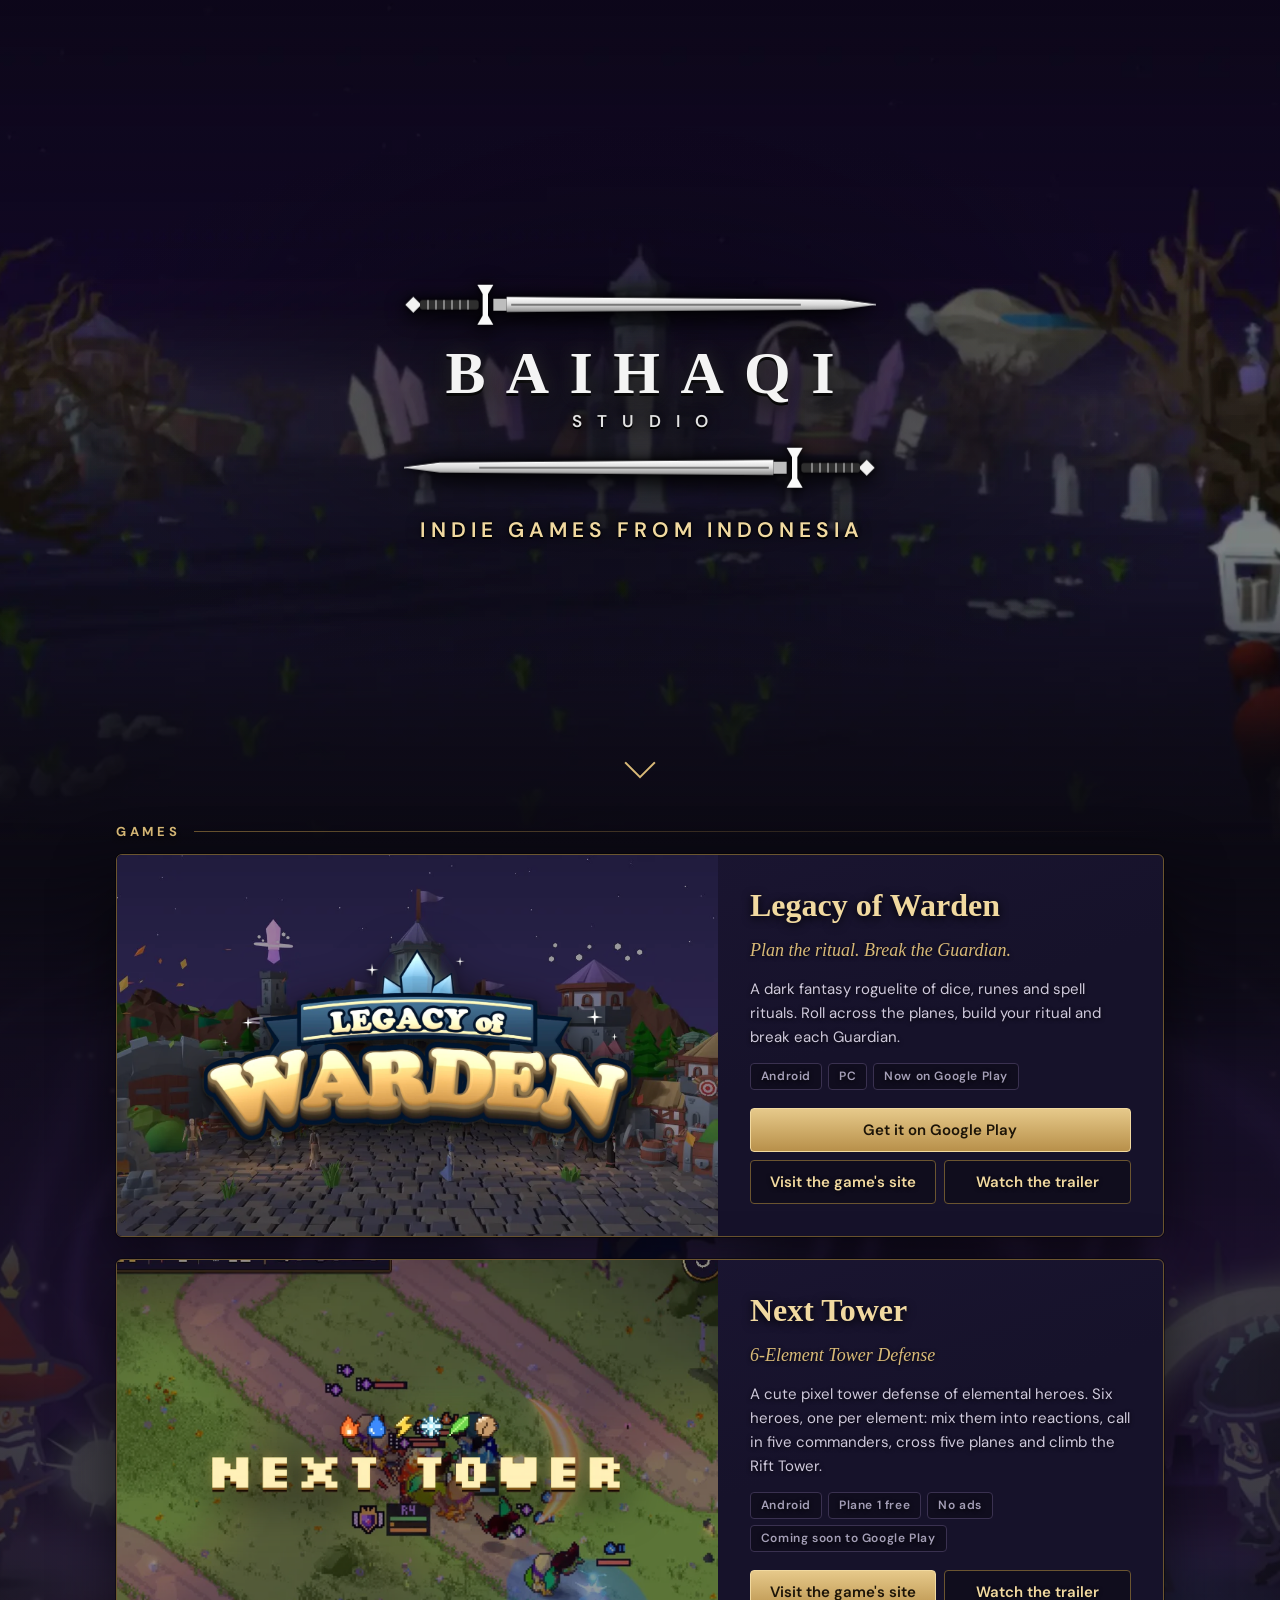
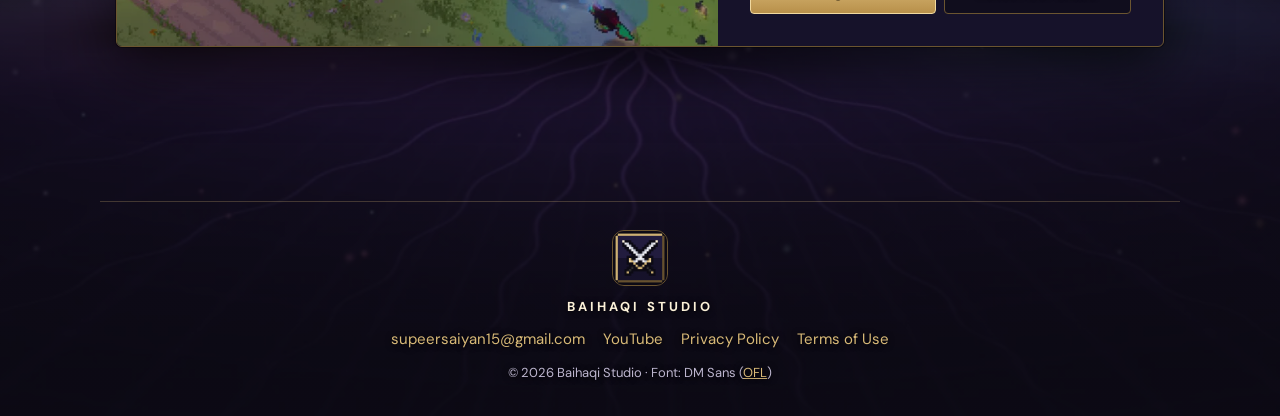
<file: index.html>
<!doctype html>
<html lang="en">
<head>
<meta charset="utf-8">
<meta name="viewport" content="width=device-width, initial-scale=1, viewport-fit=cover">
<title>Baihaqi Studio</title>
<meta name="description" content="Baihaqi Studio is a solo indie game studio from Indonesia, the maker of Legacy of Warden, a dark fantasy roguelite of dice, runes and spell rituals for Android and PC, and Next Tower, a cute pixel tower defense of elemental heroes.">
<link rel="canonical" href="https://fighterloo.github.io/">
<meta name="theme-color" content="#0c0a14">
<meta property="og:site_name" content="Baihaqi Studio">
<meta property="og:title" content="Baihaqi Studio">
<meta property="og:description" content="A solo indie game studio from Indonesia, the maker of Legacy of Warden and Next Tower.">
<meta property="og:image" content="https://fighterloo.github.io/img/share.jpg">
<meta property="og:image:width" content="1200">
<meta property="og:image:height" content="630">
<meta property="og:url" content="https://fighterloo.github.io/">
<meta property="og:type" content="website">
<meta name="twitter:card" content="summary_large_image">
<meta name="twitter:title" content="Baihaqi Studio">
<meta name="twitter:image" content="https://fighterloo.github.io/img/share.jpg">
<link rel="icon" href="/favicon.ico?v=2" sizes="any">
<link rel="icon" href="/favicon-48x48.png?v=2" type="image/png" sizes="48x48">
<link rel="icon" href="/favicon-96x96.png?v=2" type="image/png" sizes="96x96">
<link rel="icon" href="/favicon-192x192.png?v=2" type="image/png" sizes="192x192">
<link rel="apple-touch-icon" href="/apple-touch-icon.png?v=2">
<link rel="manifest" href="/site.webmanifest?v=2">
<link rel="preload" href="fonts/dmsans.woff2" as="font" type="font/woff2" crossorigin>
<link rel="stylesheet" href="css/site.css?v=202611054">
<script type="application/ld+json">
{
 "@context": "https://schema.org",
 "@graph": [
  {
   "@type": "WebSite",
   "@id": "https://fighterloo.github.io/#website",
   "name": "Baihaqi Studio",
   "url": "https://fighterloo.github.io/",
   "publisher": {"@id": "https://fighterloo.github.io/#org"}
  },
  {
   "@type": "Organization",
   "@id": "https://fighterloo.github.io/#org",
   "name": "Baihaqi Studio",
   "url": "https://fighterloo.github.io/",
   "logo": "https://fighterloo.github.io/img/logo.png",
   "email": "supeersaiyan15@gmail.com",
   "description": "A solo indie game studio from Indonesia.",
   "location": {"@type": "Place", "address": {"@type": "PostalAddress", "addressCountry": "ID"}},
   "sameAs": ["https://www.youtube.com/@baihaqimahbub15"]
  },
  {
   "@type": "VideoGame",
   "name": "Legacy of Warden",
   "url": "https://fighterloo.github.io/legacy-of-warden-site/",
   "image": "https://fighterloo.github.io/legacy-of-warden-site/img/art/share.jpg",
   "description": "Plan the ritual, break the Guardian. A dark fantasy roguelite of spells, runes and dice for Android and PC.",
   "gamePlatform": ["Android", "PC"],
   "author": {"@id": "https://fighterloo.github.io/#org"},
   "publisher": {"@id": "https://fighterloo.github.io/#org"}
  },
  {
   "@type": "VideoGame",
   "name": "Next Tower",
   "url": "https://fighterloo.github.io/next-tower-site/",
   "image": "https://fighterloo.github.io/next-tower-site/img/share.jpg",
   "description": "A cute pixel-art tower defense: six heroes, one per element, 15 reactions, five commanders, five planes, the Rift Tower, puzzles, minigames and a town to build. Plane 1 free.",
   "gamePlatform": ["Android"],
   "author": {"@id": "https://fighterloo.github.io/#org"},
   "publisher": {"@id": "https://fighterloo.github.io/#org"}
  }
 ]
}
</script>
</head>
<body>

<header class="hero lay-a">
  <div class="hero-art slides" aria-hidden="true"><i style="--i:0;background-image:url(img/head-warden-1.webp)"></i><i style="--i:1;background-image:url(img/head-tower-1.webp)"></i><i style="--i:2;background-image:url(img/head-warden-2.webp)"></i><i style="--i:3;background-image:url(img/head-tower-2.webp)"></i></div>
  <div class="hero-text">
    <svg class="sword" viewBox="0 0 360 36" aria-hidden="true"><defs>
      <linearGradient id="sw1-steel" x1="0" y1="0" x2="0" y2="1"><stop offset="0" stop-color="#ffffff"/><stop offset=".5" stop-color="#d9d9d9"/><stop offset="1" stop-color="#8c8c8c"/></linearGradient>
      <linearGradient id="sw1-shine" x1="0" y1="0" x2="1" y2="0"><stop offset="0" stop-color="#fff" stop-opacity="0"/><stop offset=".5" stop-color="#fff" stop-opacity=".95"/><stop offset="1" stop-color="#fff" stop-opacity="0"/></linearGradient>
      <clipPath id="sw1-blade"><path d="M80 12.5 330 14.5 357 18 330 21.5 80 23.5Z"/></clipPath></defs>
      <g>
      <path d="M4 18 10 12 16 18 10 24Z" fill="#f2f2f2"/><rect x="15" y="14.5" width="44" height="7" rx="2" fill="#2e2e2e"/>
      <path d="M21 14.5v7M27 14.5v7M33 14.5v7M39 14.5v7M45 14.5v7M51 14.5v7" stroke="#8a8a8a" stroke-width="1.4"/>
      <path d="M58 3h12l-4 7v16l4 7H58l4-7V10Z" fill="#fafafa"/><rect x="70" y="13.5" width="10" height="9" fill="#bdbdbd"/>
      <path d="M80 12.5 330 14.5 357 18 330 21.5 80 23.5Z" fill="url(#sw1-steel)"/>
      <path d="M84 18H300" stroke="#7a7a7a" stroke-width="1.6" stroke-linecap="round"/><path d="M80 12.5 330 14.5 357 18" fill="none" stroke="#fff" stroke-width=".8"/>
      <g clip-path="url(#sw1-blade)"><rect class="glint" x="20" y="0" width="60" height="36" fill="url(#sw1-shine)"/></g></g></svg>
    <h1><span class="mark-name">Baihaqi</span> <span class="mark-sub">Studio</span></h1>
    <svg class="sword sword-r" viewBox="0 0 360 36" aria-hidden="true"><defs>
      <linearGradient id="sw2-steel" x1="0" y1="0" x2="0" y2="1"><stop offset="0" stop-color="#ffffff"/><stop offset=".5" stop-color="#d9d9d9"/><stop offset="1" stop-color="#8c8c8c"/></linearGradient>
      <linearGradient id="sw2-shine" x1="0" y1="0" x2="1" y2="0"><stop offset="0" stop-color="#fff" stop-opacity="0"/><stop offset=".5" stop-color="#fff" stop-opacity=".95"/><stop offset="1" stop-color="#fff" stop-opacity="0"/></linearGradient>
      <clipPath id="sw2-blade"><path d="M80 12.5 330 14.5 357 18 330 21.5 80 23.5Z"/></clipPath></defs>
      <g transform="matrix(-1 0 0 1 360 0)">
      <path d="M4 18 10 12 16 18 10 24Z" fill="#f2f2f2"/><rect x="15" y="14.5" width="44" height="7" rx="2" fill="#2e2e2e"/>
      <path d="M21 14.5v7M27 14.5v7M33 14.5v7M39 14.5v7M45 14.5v7M51 14.5v7" stroke="#8a8a8a" stroke-width="1.4"/>
      <path d="M58 3h12l-4 7v16l4 7H58l4-7V10Z" fill="#fafafa"/><rect x="70" y="13.5" width="10" height="9" fill="#bdbdbd"/>
      <path d="M80 12.5 330 14.5 357 18 330 21.5 80 23.5Z" fill="url(#sw2-steel)"/>
      <path d="M84 18H300" stroke="#7a7a7a" stroke-width="1.6" stroke-linecap="round"/><path d="M80 12.5 330 14.5 357 18" fill="none" stroke="#fff" stroke-width=".8"/>
      <g clip-path="url(#sw2-blade)"><rect class="glint" x="20" y="0" width="60" height="36" fill="url(#sw2-shine)"/></g></g></svg>
    <p>Indie games from Indonesia</p>
  </div>
  <a class="hero-down" href="#games" aria-label="Down to the games"></a>
</header>

<div class="lower">
<main>
  <section class="games-sec" id="games" aria-labelledby="games-title">
    <h2 class="label" id="games-title">Games</h2>
    <ul class="games">
      <li class="game">
        <a class="game-art" href="https://fighterloo.github.io/legacy-of-warden-site/" tabindex="-1" aria-hidden="true">
          <video class="game-bg" src="media/moonhaven-loop.mp4" poster="img/moonhaven.webp" muted loop playsinline preload="metadata" aria-hidden="true" data-loop></video>
          <img class="game-logo" src="img/game-logo.webp" alt="" width="1200" height="587" loading="lazy">
        </a>
        <div class="game-body">
          <h3><a href="https://fighterloo.github.io/legacy-of-warden-site/">Legacy of Warden</a></h3>
          <p class="game-tag">Plan the ritual. Break the Guardian.</p>
          <p>A dark fantasy roguelite of dice, runes and spell rituals. Roll across the planes, build your ritual and break each Guardian.</p>
          <ul class="facts"><li>Android</li><li>PC</li><li>Now on Google Play</li></ul>
          <div class="game-cta">
            <a class="btn btn-gold" href="https://play.google.com/store/apps/details?id=com.legacyofwarden.game" rel="noopener">Get it on Google Play</a>
            <a class="btn" href="https://fighterloo.github.io/legacy-of-warden-site/">Visit the game's site</a>
            <a class="btn" href="https://www.youtube.com/watch?v=ZIGFAp2W-pY" target="_blank" rel="noopener">Watch the trailer</a>
          </div>
        </div>
      </li>
      <li class="game">
        <a class="game-art" href="https://fighterloo.github.io/next-tower-site/" tabindex="-1" aria-hidden="true">
          <video class="game-bg" src="media/nexttower-loop.mp4" poster="img/nexttower-poster.webp" muted loop playsinline preload="metadata" aria-hidden="true" data-loop></video>
          <img class="game-logo" src="img/nt-logo.webp?v=2" alt="" width="1200" height="246" loading="lazy">
        </a>
        <div class="game-body">
          <h3><a href="https://fighterloo.github.io/next-tower-site/">Next Tower</a></h3>
          <p class="game-tag">6-Element Tower Defense</p>
          <p>A cute pixel tower defense of elemental heroes. Six heroes, one per element: mix them into reactions, call in five commanders, cross five planes and climb the Rift Tower.</p>
          <ul class="facts"><li>Android</li><li>Plane 1 free</li><li>No ads</li><li>Coming soon to Google Play</li></ul>
          <div class="game-cta">
            <a class="btn btn-gold" href="https://fighterloo.github.io/next-tower-site/">Visit the game's site</a>
            <a class="btn" href="https://www.youtube.com/watch?v=kN2SQPyae_0" target="_blank" rel="noopener">Watch the trailer</a>
          </div>
        </div>
      </li>
    </ul>
  </section>
</main>

<footer class="foot">
  <img src="img/logo.png" alt="" width="56" height="56" loading="lazy">
  <p class="foot-name">Baihaqi Studio</p>
  <p class="foot-links">
    <a href="mailto:supeersaiyan15@gmail.com">supeersaiyan15@gmail.com</a>
    <a href="https://www.youtube.com/@baihaqimahbub15" target="_blank" rel="noopener me">YouTube</a>
    <a href="https://fighterloo.github.io/legacy-of-warden-site/privacy.html">Privacy Policy</a>
    <a href="https://fighterloo.github.io/legacy-of-warden-site/terms.html">Terms of Use</a>
  </p>
  <p class="fine">© 2026 Baihaqi Studio · Font: DM Sans (<a href="fonts/dmsans-OFL.txt">OFL</a>)</p>
</footer>
</div>

<script>
/* Card videos: each plays only while its card is on screen, and both rest while the page scrolls (two videos decoding
   during a scroll made it stutter, 14 Nov 2026); they carry on 200 ms after the scroll stops. */
(function () {
  var vids = [].slice.call(document.querySelectorAll('video[data-loop]'));
  if (!vids.length || !('IntersectionObserver' in window)) { vids.forEach(function (v) { v.play().catch(function () {}); }); return; }
  if (window.matchMedia && matchMedia('(prefers-reduced-motion: reduce)').matches) return;
  var seen = new Map(), scrolling = false, idle = null;
  function sync() {
    vids.forEach(function (v) {
      if (seen.get(v) && !scrolling && !document.hidden) { if (v.paused) v.play().catch(function () {}); }
      else if (!v.paused) v.pause();
    });
  }
  var io = new IntersectionObserver(function (es) { es.forEach(function (e) { seen.set(e.target, e.intersectionRatio >= 0.35); }); sync(); }, { threshold: [0, 0.35, 0.7] });
  vids.forEach(function (v) { seen.set(v, false); io.observe(v); });
  addEventListener('scroll', function () {
    if (!scrolling) { scrolling = true; sync(); }
    clearTimeout(idle);
    idle = setTimeout(function () { scrolling = false; sync(); }, 200);
  }, { passive: true });
  document.addEventListener('visibilitychange', sync);
})();
</script>
</body>
</html>
</file>
<file: css/site.css>
/* Baihaqi Studio: the game site's navy and gold, with the violet of the YouTube banner */
@font-face{font-family:'DM Sans';src:url(../fonts/dmsans.woff2) format('woff2');font-weight:100 900;font-display:swap}
:root{
  --bg:#0c0a14;--panel:#16122a;--line:#3a3150;--line-gold:#6b5530;
  --ink:#e9e7ef;--mute:#a59fb8;--gold:#d9ba78;--gold-hi:#f1d9a0;--cream:#fbf1d8;
  --serif:Georgia,'Times New Roman',serif;--sans:'DM Sans',system-ui,sans-serif;
  --gut:16px;--max:1080px;--r:6px;
}
*{box-sizing:border-box}
html{-webkit-text-size-adjust:100%;overflow-x:clip}
body{margin:0;background:var(--bg);color:var(--ink);font:400 16px/1.6 var(--sans);overflow-x:clip}
img{max-width:100%;display:block}
a{color:var(--gold)}
h1,h2,h3,p{margin:0}
:focus-visible{outline:2px solid var(--gold);outline-offset:2px}

/* Hero: Moonhaven at night (the game site's loop, leaves drifting) under the game's studio splash (transitions.js boot,
   boot.css): a sword slides in from the left above BAIHAQI, one from the right below it, then a glint runs down both blades */
.hero{position:relative;height:clamp(420px,50vw,640px);overflow:hidden;isolation:isolate;background:#0c0a14 url(../img/head-warden-1.webp) 50% 50%/cover}
.hero-art{position:absolute;inset:0;width:100%;height:100%;object-fit:cover;object-position:50% 40%;z-index:-2}
.hero::after{content:"";position:absolute;inset:0;z-index:-1;background:radial-gradient(ellipse 58% 40% at 50% 27%,rgba(8,7,14,.62),transparent 78%),linear-gradient(180deg,rgba(12,10,20,.55) 0%,rgba(12,10,20,.15) 45%,rgba(12,10,20,0) 54%,rgba(12,10,20,.7) 72%,var(--bg) 88%)}
.hero-text{position:absolute;left:0;right:0;top:clamp(28px,5vw,72px);padding:0 var(--gut);display:flex;flex-direction:column;align-items:center;text-align:center}
.sword{display:block;width:min(84vw,480px);height:auto;opacity:0;transform:translateX(-62vw);animation:slide 1.9s .2s cubic-bezier(.16,.84,.24,1) forwards;filter:drop-shadow(0 4px 10px rgba(0,0,0,.75))}
.sword-r{transform:translateX(62vw);animation-delay:.45s}
.hero h1+.sword{margin-top:clamp(8px,1.4vw,14px)}
.hero-text>.sword:first-child{margin-bottom:clamp(8px,1.4vw,14px)}
.glint{animation:glint 1.6s 2.3s ease-in-out forwards}
.hero h1{display:flex;flex-direction:column;align-items:center;gap:clamp(6px,1vw,10px)}
.mark-name{font:700 clamp(30px,5.6vw,60px)/1 var(--serif);letter-spacing:.34em;padding-left:.34em;text-transform:uppercase;color:#f4f4f4;white-space:nowrap;text-shadow:0 0 18px rgba(255,255,255,.18),0 2px 12px rgba(0,0,0,.95),0 0 2px #000;opacity:0;transform:translateY(8px);animation:rise 1.1s 1.3s ease-out forwards}
.mark-sub{font:600 clamp(11px,1.4vw,15px)/1 var(--sans);letter-spacing:.9em;padding-left:.9em;text-transform:uppercase;color:#bdbdbd;text-shadow:0 1px 8px #000;opacity:0;animation:fade 1s 1.8s forwards}
.hero-text p{margin-top:clamp(14px,2vw,22px);font-size:clamp(11px,1.3vw,14px);font-weight:600;letter-spacing:.3em;padding-left:.3em;text-transform:uppercase;color:var(--gold-hi);text-shadow:0 1px 8px #000,0 0 2px #000;opacity:0;animation:fade 1s 2.4s forwards}
@keyframes slide{to{opacity:1;transform:none}}
/* Behind the splash, the studio's worlds take turns (user, 5 Nov 2026): Legacy of Warden, Next Tower, Warden, Tower; 8 s each, a slow push in */
.slides{overflow:hidden}
/* the pictures come dimmed and softened in the files (no live filter: it made the page lag) */
.slides i{position:absolute;inset:0;background:50% 50%/cover no-repeat;opacity:0;will-change:opacity,transform;animation:show 32s calc(var(--i) * 8s) infinite linear}
@keyframes show{0%{opacity:0;transform:scale(1)}6%{opacity:1}25%{opacity:1}31%{opacity:0;transform:scale(1.07)}100%{opacity:0;transform:scale(1.07)}}
@keyframes glint{to{transform:translateX(340px)}}
@keyframes rise{to{opacity:1;transform:none}}
@keyframes fade{to{opacity:1}}
@media (prefers-reduced-motion:reduce){.sword,.mark-name,.mark-sub,.hero-text p{animation:none;opacity:1;transform:none}.glint{animation:none}.hero-art{display:none}}

/* The header fills the screen (user picked layout A, 31 Oct 2026), the splash sits in its middle over the town, an arrow points down to the games */
.hero.lay-a{height:100vh;height:100svh;min-height:520px;max-height:980px}
.lay-a .hero-text{top:46%;transform:translateY(-50%)}
.lay-a::after{background:radial-gradient(ellipse 62% 40% at 50% 46%,rgba(8,7,14,.74),transparent 80%),linear-gradient(180deg,rgba(12,10,20,.45) 0%,rgba(12,10,20,.1) 30%,rgba(12,10,20,.1) 62%,rgba(12,10,20,.75) 82%,var(--bg) 94%)}
/* Shadows so the splash reads over any of the header pictures; the tag line bigger (user, 5 Nov 2026) */
.mark-name{text-shadow:0 0 18px rgba(255,255,255,.16),0 3px 0 #000,0 4px 16px rgba(0,0,0,.95),0 0 34px rgba(0,0,0,.85)}
.mark-sub{font-size:clamp(12px,1.6vw,17px);color:#e2e2e2;text-shadow:0 2px 0 #000,0 0 12px rgba(0,0,0,.95)}
.hero-text p{font-size:clamp(15px,2vw,21px);letter-spacing:.24em;padding-left:.24em;text-shadow:0 2px 0 #000,0 0 14px rgba(0,0,0,.95),0 0 3px #000}
.sword{filter:drop-shadow(0 4px 10px rgba(0,0,0,.9)) drop-shadow(0 0 3px #000)}
/* Down arrow to the games */
.lay-a .hero-down{display:block;position:absolute;left:50%;bottom:clamp(110px,14vh,150px);width:22px;height:22px;margin-left:-11px;border-right:2px solid var(--gold);border-bottom:2px solid var(--gold);transform:rotate(45deg);opacity:0;animation:fade .8s 2.8s forwards,bob 2s 3.6s ease-in-out infinite}
@keyframes bob{0%,100%{transform:rotate(45deg) translate(0,0)}50%{transform:rotate(45deg) translate(5px,5px)}}
@media (prefers-reduced-motion:reduce){.lay-a .hero-down{animation:none;opacity:1}}

/* Everything under the hero sits on the YouTube banner (heroes against a boss), faded in from the page colour */
.lower{position:relative;isolation:isolate;padding-bottom:1px}
.lower::before{content:"";position:absolute;inset:0;z-index:-1;background:linear-gradient(180deg,var(--bg) 0%,rgba(12,10,20,.8) 36%,rgba(12,10,20,.78) 62%,rgba(12,10,20,.92) 100%),url(../img/banner.webp) 50% 62%/cover no-repeat;-webkit-mask-image:linear-gradient(180deg,transparent 0,#000 220px);mask-image:linear-gradient(180deg,transparent 0,#000 220px)}

/* Games: a list, one wide card under another (user, 5 Nov 2026: Next Tower below Legacy of Warden) */
.games-sec{position:relative;max-width:var(--max);margin:clamp(-96px,-6vw,-40px) auto 0;padding:0 var(--gut)}
.label{display:flex;align-items:center;gap:14px;margin-bottom:14px;font:700 13px var(--sans);letter-spacing:.28em;text-transform:uppercase;color:var(--gold);text-shadow:0 1px 6px #000}
.label::after{content:"";flex:1;height:1px;background:linear-gradient(90deg,var(--line-gold),transparent)}
.games{list-style:none;padding:0;margin:0;display:grid;grid-template-columns:1fr;gap:22px}
.game{display:flex;flex-direction:column;background:linear-gradient(160deg,#1d1736,var(--panel) 60%);border:1px solid var(--line-gold);border-radius:var(--r);overflow:hidden;box-shadow:0 24px 60px rgba(0,0,0,.55),0 0 0 1px rgba(0,0,0,.4)}
@media (min-width:820px){.games .game{display:grid;grid-template-columns:1.35fr 1fr}}
.game-art{position:relative;display:grid;place-items:center;aspect-ratio:16/9;overflow:hidden;background:#000}
@media (min-width:820px){.games .game-art{aspect-ratio:auto;min-height:240px}}
.game-bg{position:absolute;inset:0;width:100%;height:100%;object-fit:cover;object-position:50% 45%;filter:brightness(.62);transition:transform 1.4s cubic-bezier(.2,.8,.2,1),filter .4s}
.game-logo{position:relative;width:74%;height:auto;filter:drop-shadow(0 10px 22px rgba(0,0,0,.75));transition:transform .6s cubic-bezier(.2,.8,.2,1)}
.game:hover .game-bg{transform:scale(1.05);filter:brightness(.74)}
.game:hover .game-logo{transform:scale(1.03)}
/* a video background: dimmed by an overlay, not a filter (a filter re-renders every frame) */
video.game-bg{filter:none}
.game:hover video.game-bg{filter:none}
.game-art:has(video)::before{content:"";position:absolute;inset:0;z-index:1;background:rgba(6,5,12,.4);transition:background .4s;pointer-events:none}
.game:hover .game-art:has(video)::before{background:rgba(6,5,12,.28)}
.game-art:has(video) .game-logo{z-index:2}
.game-body{display:flex;flex-direction:column;gap:12px;padding:clamp(18px,3vw,32px)}
.game-body{text-shadow:0 1px 4px rgba(0,0,0,.85)}
.game h3{font:700 clamp(24px,3.2vw,32px)/1.15 var(--serif);color:var(--gold-hi);text-shadow:0 2px 10px #000}
.game h3 a{color:inherit;text-decoration:none}
.game-tag{font-family:var(--serif);font-style:italic;font-size:18px;color:var(--gold)}
.game-body>p:not(.game-tag){color:#cfc9dc;font-size:15px}
.facts{list-style:none;padding:0;margin:2px 0 0;display:flex;flex-wrap:wrap;gap:6px}
.facts li{padding:3px 10px;border:1px solid var(--line);background:rgba(12,10,20,.55);color:var(--mute);font-size:12px;font-weight:600;letter-spacing:.05em;border-radius:4px}
/* the buttons on a tidy grid: two equal columns; with three, the first (the gold one) spans the row
   and the other two sit under it; one column on a phone */
.game-cta{display:grid;grid-template-columns:1fr 1fr;gap:8px;margin-top:6px;max-width:460px}
.game-cta .btn{width:100%;padding:0 12px;text-align:center}
.game-cta .btn:first-child:nth-last-child(odd){grid-column:1/-1}
@media (max-width:480px){.game-cta{grid-template-columns:1fr;max-width:none}}

/* Buttons: 1 px edges, no circles */
.btn{display:inline-flex;align-items:center;justify-content:center;min-height:44px;padding:0 18px;border:1px solid var(--line-gold);background:rgba(12,10,20,.6);color:var(--gold-hi);font:600 15px var(--sans);text-decoration:none;border-radius:4px;touch-action:manipulation;transition:background .15s,border-color .15s}
.btn:hover{border-color:var(--gold);background:rgba(36,30,54,.9)}
.btn-gold{background:linear-gradient(180deg,#e6c98a,#b8904a);color:#1c1408;border-color:#f1d9a0;text-shadow:none}
.btn-gold:hover{background:linear-gradient(180deg,#f1d9a0,#c79d55)}

/* Footer */
.foot{max-width:var(--max);margin:clamp(72px,12vw,180px) auto 0;padding:28px var(--gut) calc(32px + env(safe-area-inset-bottom));display:flex;flex-direction:column;align-items:center;text-align:center;gap:8px;border-top:1px solid rgba(217,186,120,.25)}
.foot img{width:56px;height:56px;border-radius:12px;border:1px solid var(--line-gold)}
.foot-name{font:700 13px var(--sans);letter-spacing:.24em;text-transform:uppercase;color:var(--cream);margin-top:4px}
.foot{text-shadow:0 1px 6px #000}
.foot-links{display:flex;flex-wrap:wrap;justify-content:center;gap:6px 18px;margin-top:4px;font-size:15px}
.foot-links a{text-decoration:none;overflow-wrap:anywhere}
.foot-links a:hover{text-decoration:underline}
.fine{color:#bdb6cf;font-size:13px;margin-top:4px}

/* 404 */
.lost{min-height:70vh;display:grid;place-items:center;text-align:center;padding:48px var(--gut)}
.lost h2{font:700 32px var(--serif);color:var(--gold-hi)}
.lost p{color:var(--mute);margin:12px 0 22px}
.lost .btn{margin:4px}
</file>
